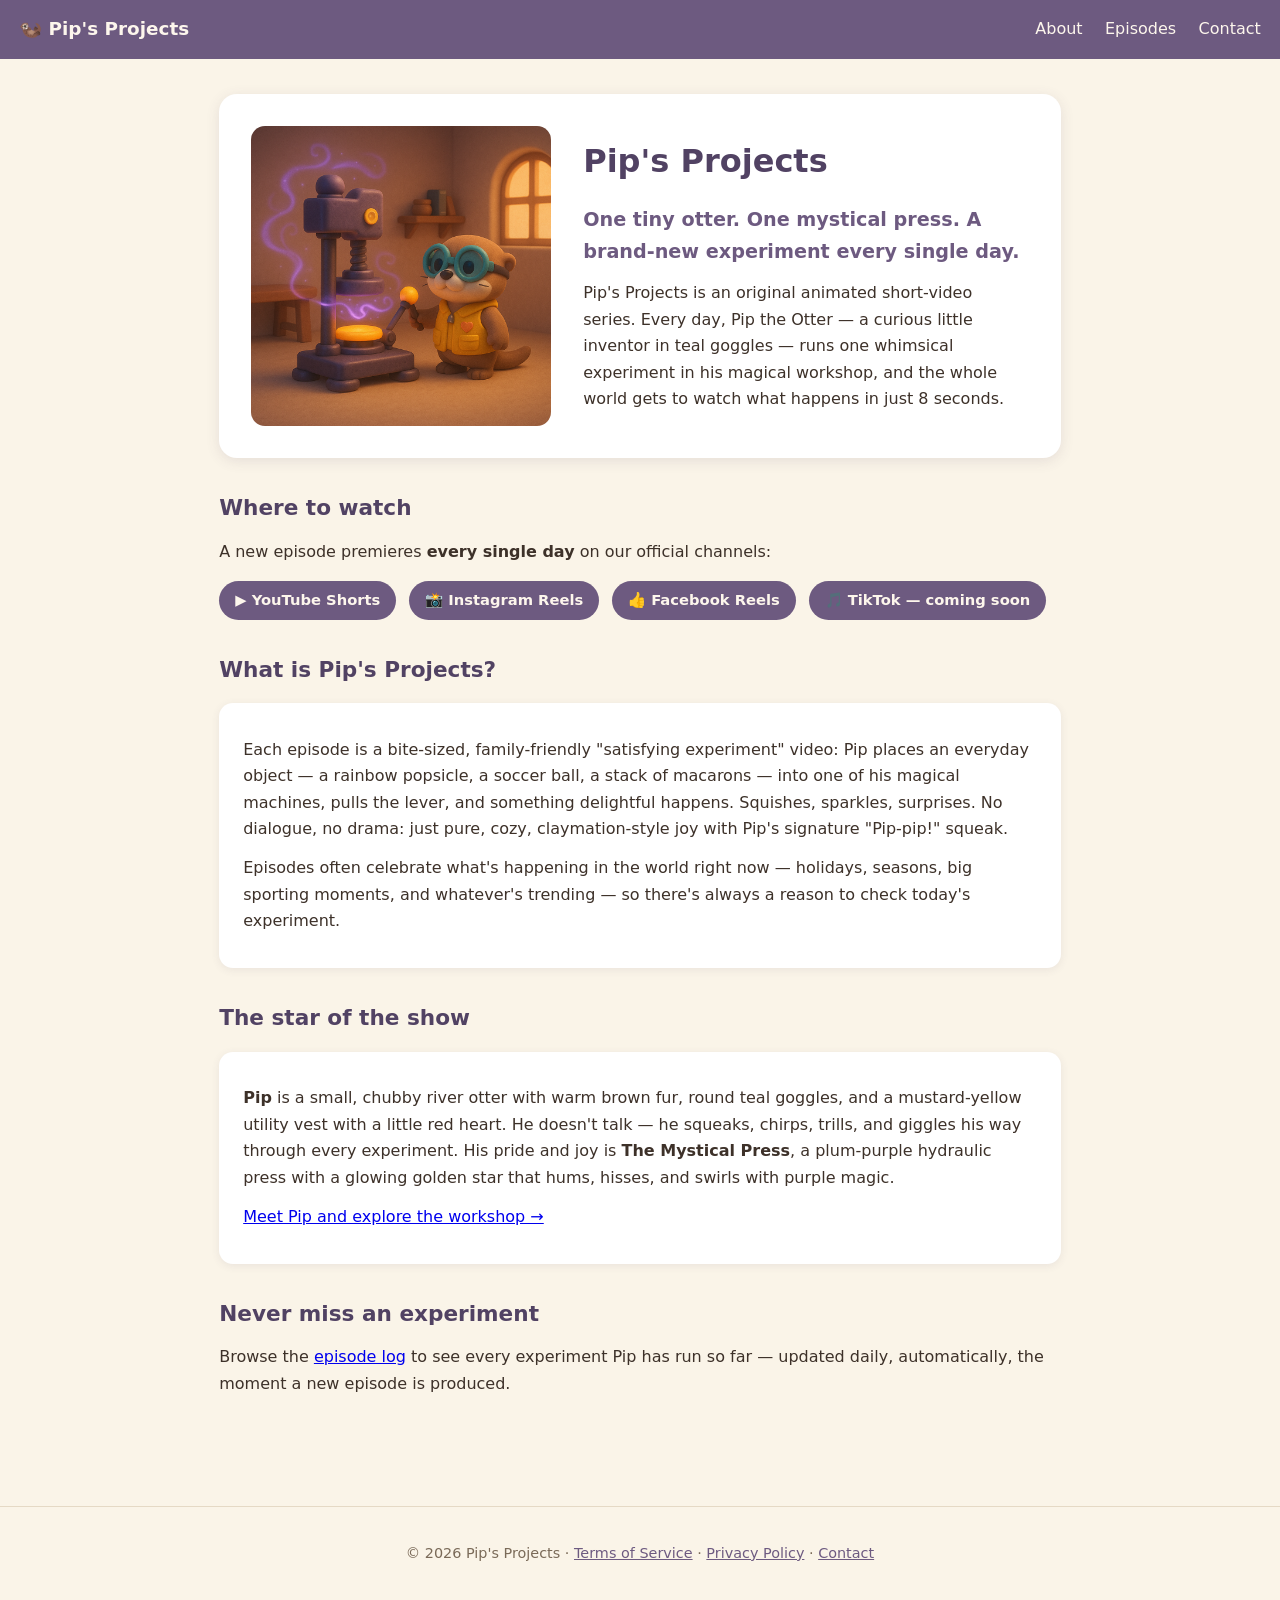
<file: docs/index.html>
<!DOCTYPE html>
<html lang="en">
<head>
  <meta charset="utf-8">
  <title>Pip's Projects — A New Magical Experiment Every Day</title>
  <meta name="viewport" content="width=device-width, initial-scale=1">
  <meta name="description" content="Pip's Projects is a daily animated short-video series starring Pip the Otter, a tiny inventor running whimsical experiments with his Mystical Hydraulic Press.">
  <link rel="stylesheet" href="style.css">
</head>
<body>
  <nav>
    <a class="brand" href="index.html">🦦 Pip's Projects</a>
    <a href="about.html">About</a>
    <a href="episodes.html">Episodes</a>
    <a href="contact.html">Contact</a>
  </nav>
  <main>
    <div class="hero">
      <img src="assets/pip-press.png" alt="Pip the Otter standing beside his glowing Mystical Hydraulic Press in his cozy workshop">
      <div>
        <h1>Pip's Projects</h1>
        <p class="tagline">One tiny otter. One mystical press. A brand-new experiment every single day.</p>
        <p>Pip's Projects is an original animated short-video series. Every day, Pip the Otter — a curious little inventor in teal goggles — runs one whimsical experiment in his magical workshop, and the whole world gets to watch what happens in just 8 seconds.</p>
      </div>
    </div>

    <h2>Where to watch</h2>
    <p>A new episode premieres <strong>every single day</strong> on our official channels:</p>
    <div class="platforms">
      <span>▶ YouTube Shorts</span>
      <span>📸 Instagram Reels</span>
      <span>👍 Facebook Reels</span>
      <span>🎵 TikTok — coming soon</span>
    </div>

    <h2>What is Pip's Projects?</h2>
    <div class="card">
      <p>Each episode is a bite-sized, family-friendly "satisfying experiment" video: Pip places an everyday object — a rainbow popsicle, a soccer ball, a stack of macarons — into one of his magical machines, pulls the lever, and something delightful happens. Squishes, sparkles, surprises. No dialogue, no drama: just pure, cozy, claymation-style joy with Pip's signature "Pip-pip!" squeak.</p>
      <p>Episodes often celebrate what's happening in the world right now — holidays, seasons, big sporting moments, and whatever's trending — so there's always a reason to check today's experiment.</p>
    </div>

    <h2>The star of the show</h2>
    <div class="card">
      <p><strong>Pip</strong> is a small, chubby river otter with warm brown fur, round teal goggles, and a mustard-yellow utility vest with a little red heart. He doesn't talk — he squeaks, chirps, trills, and giggles his way through every experiment. His pride and joy is <strong>The Mystical Press</strong>, a plum-purple hydraulic press with a glowing golden star that hums, hisses, and swirls with purple magic.</p>
      <p><a href="about.html">Meet Pip and explore the workshop →</a></p>
    </div>

    <h2>Never miss an experiment</h2>
    <p>Browse the <a href="episodes.html">episode log</a> to see every experiment Pip has run so far — updated daily, automatically, the moment a new episode is produced.</p>
  </main>
  <footer>
    <p>© 2026 Pip's Projects · <a href="terms.html">Terms of Service</a> · <a href="privacy.html">Privacy Policy</a> · <a href="contact.html">Contact</a></p>
  </footer>
</body>
</html>
</file>
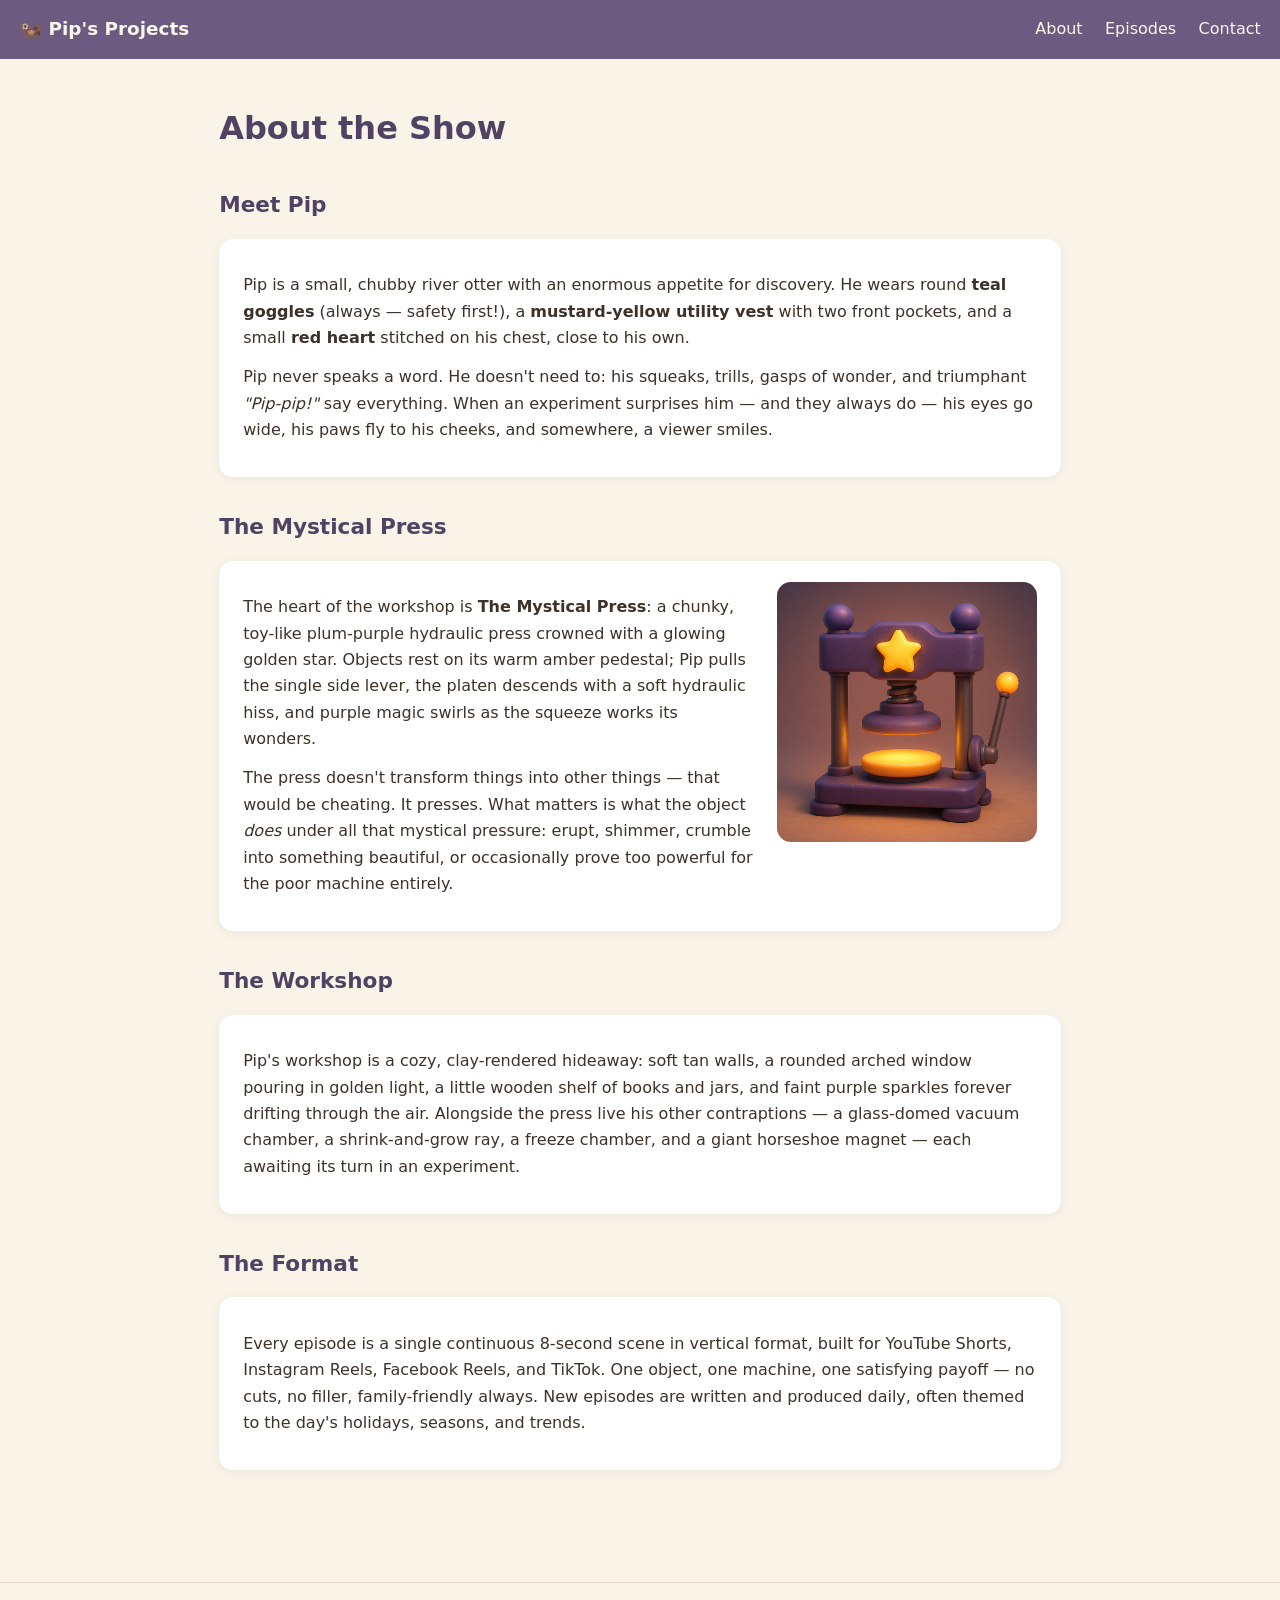
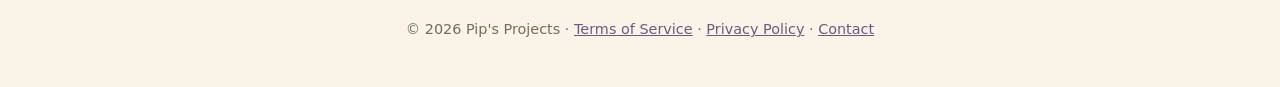
<file: docs/about.html>
<!DOCTYPE html>
<html lang="en">
<head>
  <meta charset="utf-8">
  <title>About — Pip's Projects</title>
  <meta name="viewport" content="width=device-width, initial-scale=1">
  <meta name="description" content="Meet Pip the Otter, his magical workshop, and the Mystical Hydraulic Press behind the daily animated series Pip's Projects.">
  <link rel="stylesheet" href="style.css">
</head>
<body>
  <nav>
    <a class="brand" href="index.html">🦦 Pip's Projects</a>
    <a href="about.html">About</a>
    <a href="episodes.html">Episodes</a>
    <a href="contact.html">Contact</a>
  </nav>
  <main>
    <h1>About the Show</h1>

    <h2>Meet Pip</h2>
    <div class="card">
      <p>Pip is a small, chubby river otter with an enormous appetite for discovery. He wears round <strong>teal goggles</strong> (always — safety first!), a <strong>mustard-yellow utility vest</strong> with two front pockets, and a small <strong>red heart</strong> stitched on his chest, close to his own.</p>
      <p>Pip never speaks a word. He doesn't need to: his squeaks, trills, gasps of wonder, and triumphant <em>"Pip-pip!"</em> say everything. When an experiment surprises him — and they always do — his eyes go wide, his paws fly to his cheeks, and somewhere, a viewer smiles.</p>
    </div>

    <h2>The Mystical Press</h2>
    <div class="card">
      <img class="inline" src="assets/mystical-press.png" alt="The Mystical Press — a plum-purple hydraulic press with a glowing golden star emblem and amber pedestal">
      <p>The heart of the workshop is <strong>The Mystical Press</strong>: a chunky, toy-like plum-purple hydraulic press crowned with a glowing golden star. Objects rest on its warm amber pedestal; Pip pulls the single side lever, the platen descends with a soft hydraulic hiss, and purple magic swirls as the squeeze works its wonders.</p>
      <p>The press doesn't transform things into other things — that would be cheating. It presses. What matters is what the object <em>does</em> under all that mystical pressure: erupt, shimmer, crumble into something beautiful, or occasionally prove too powerful for the poor machine entirely.</p>
    </div>

    <h2>The Workshop</h2>
    <div class="card">
      <p>Pip's workshop is a cozy, clay-rendered hideaway: soft tan walls, a rounded arched window pouring in golden light, a little wooden shelf of books and jars, and faint purple sparkles forever drifting through the air. Alongside the press live his other contraptions — a glass-domed vacuum chamber, a shrink-and-grow ray, a freeze chamber, and a giant horseshoe magnet — each awaiting its turn in an experiment.</p>
    </div>

    <h2>The Format</h2>
    <div class="card">
      <p>Every episode is a single continuous 8-second scene in vertical format, built for YouTube Shorts, Instagram Reels, Facebook Reels, and TikTok. One object, one machine, one satisfying payoff — no cuts, no filler, family-friendly always. New episodes are written and produced daily, often themed to the day's holidays, seasons, and trends.</p>
    </div>
  </main>
  <footer>
    <p>© 2026 Pip's Projects · <a href="terms.html">Terms of Service</a> · <a href="privacy.html">Privacy Policy</a> · <a href="contact.html">Contact</a></p>
  </footer>
</body>
</html>
</file>
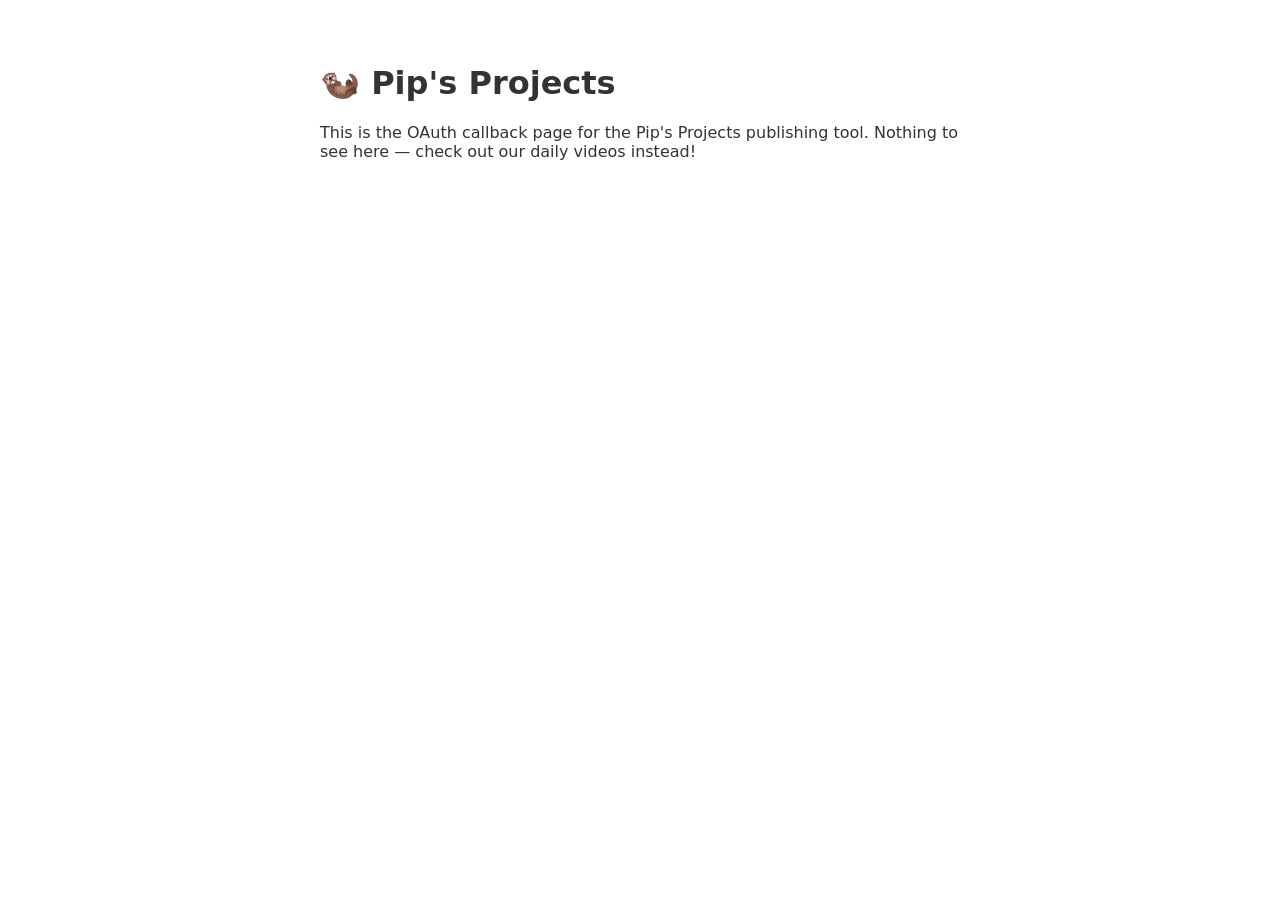
<file: docs/callback.html>
<!DOCTYPE html>
<html lang="en">
<head>
  <meta charset="utf-8">
  <title>Pip's Projects — TikTok Authorization</title>
  <meta name="viewport" content="width=device-width, initial-scale=1">
  <style>
    body { font-family: -apple-system, system-ui, sans-serif; max-width: 640px;
           margin: 4rem auto; padding: 0 1rem; color: #333; }
    code { background: #f4f4f4; padding: 0.5rem 0.75rem; border-radius: 6px;
           display: block; word-break: break-all; margin: 1rem 0; font-size: 1rem; }
    .ok { color: #1a7f37; } .err { color: #b91c1c; }
  </style>
</head>
<body>
  <h1>🦦 Pip's Projects</h1>
  <div id="result"></div>
  <script>
    const params = new URLSearchParams(window.location.search);
    const code = params.get("code");
    const error = params.get("error");
    const el = document.getElementById("result");
    if (code) {
      el.innerHTML = "<p class='ok'><strong>✅ Authorization successful!</strong></p>" +
        "<p>Copy this authorization code (needed to mint the refresh token):</p>" +
        "<code>" + code.replace(/[<>&]/g, "") + "</code>" +
        "<p>Return to the setup process and paste it there.</p>";
    } else if (error) {
      el.innerHTML = "<p class='err'><strong>❌ Authorization failed:</strong> " +
        error.replace(/[<>&]/g, "") + "</p><p>Close this tab and try again.</p>";
    } else {
      el.innerHTML = "<p>This is the OAuth callback page for the Pip's Projects " +
        "publishing tool. Nothing to see here — check out our daily videos instead!</p>";
    }
  </script>
</body>
</html>
</file>
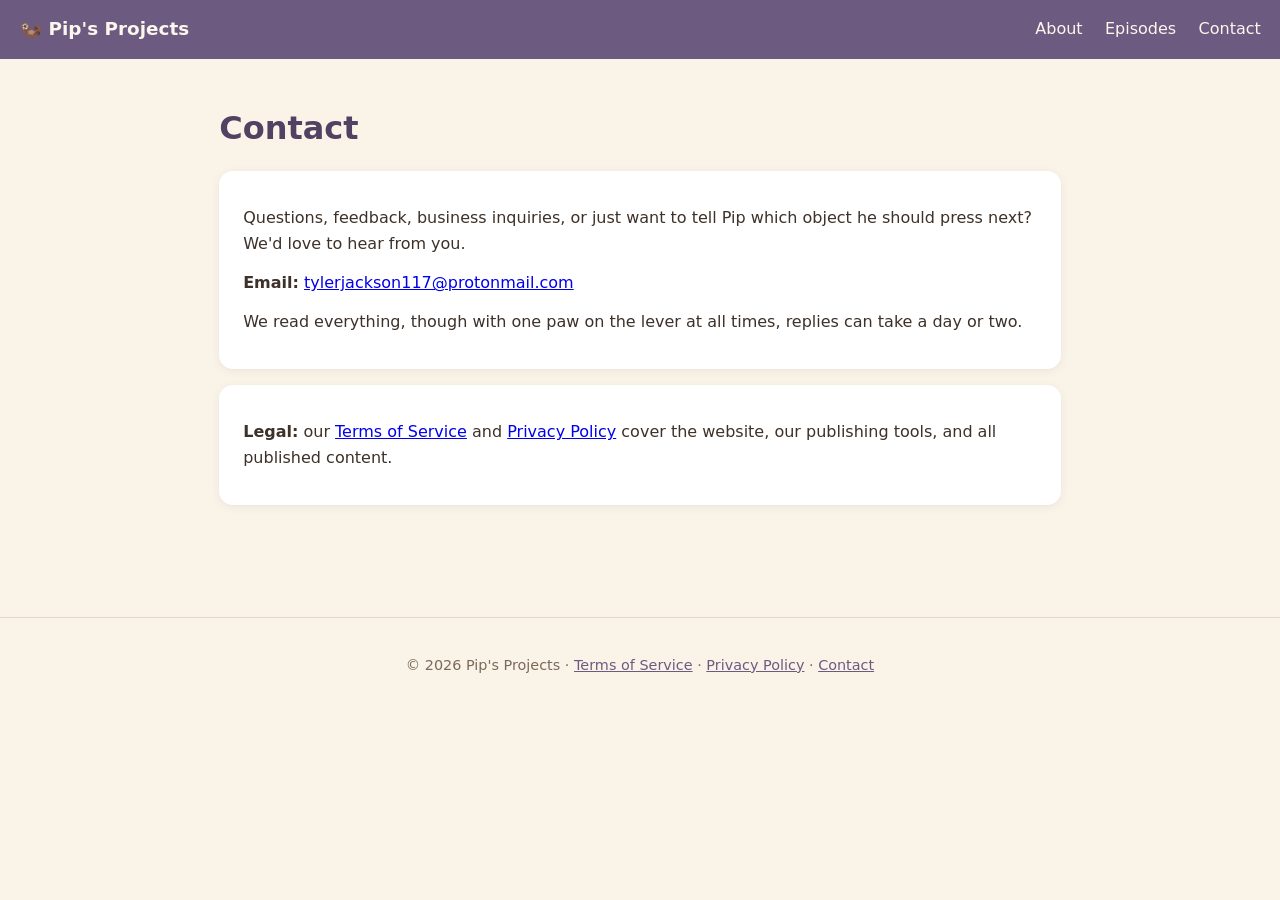
<file: docs/contact.html>
<!DOCTYPE html>
<html lang="en">
<head>
  <meta charset="utf-8">
  <title>Contact — Pip's Projects</title>
  <meta name="viewport" content="width=device-width, initial-scale=1">
  <link rel="stylesheet" href="style.css">
</head>
<body>
  <nav>
    <a class="brand" href="index.html">🦦 Pip's Projects</a>
    <a href="about.html">About</a>
    <a href="episodes.html">Episodes</a>
    <a href="contact.html">Contact</a>
  </nav>
  <main>
    <h1>Contact</h1>
    <div class="card">
      <p>Questions, feedback, business inquiries, or just want to tell Pip which object he should press next? We'd love to hear from you.</p>
      <p><strong>Email:</strong> <a href="mailto:tylerjackson117@protonmail.com">tylerjackson117@protonmail.com</a></p>
      <p>We read everything, though with one paw on the lever at all times, replies can take a day or two.</p>
    </div>
    <div class="card">
      <p><strong>Legal:</strong> our <a href="terms.html">Terms of Service</a> and <a href="privacy.html">Privacy Policy</a> cover the website, our publishing tools, and all published content.</p>
    </div>
  </main>
  <footer>
    <p>© 2026 Pip's Projects · <a href="terms.html">Terms of Service</a> · <a href="privacy.html">Privacy Policy</a> · <a href="contact.html">Contact</a></p>
  </footer>
</body>
</html>
</file>
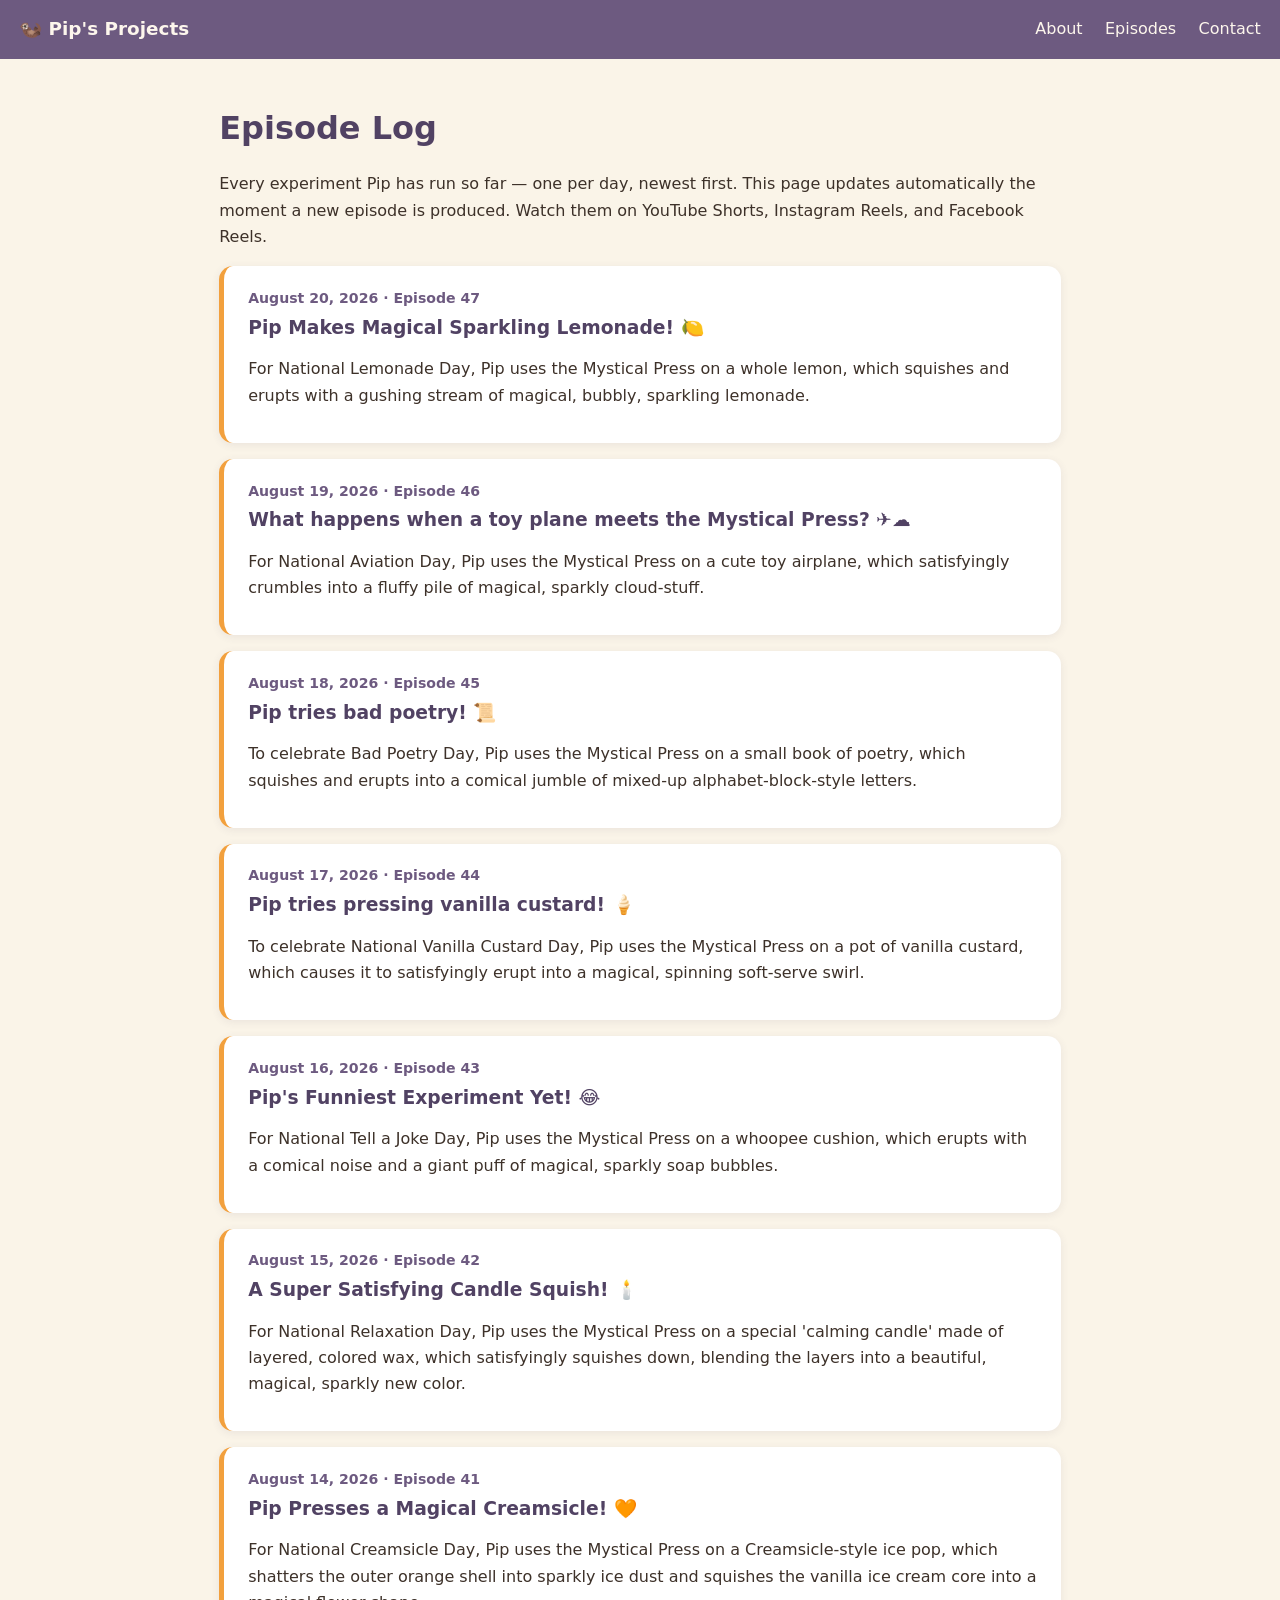
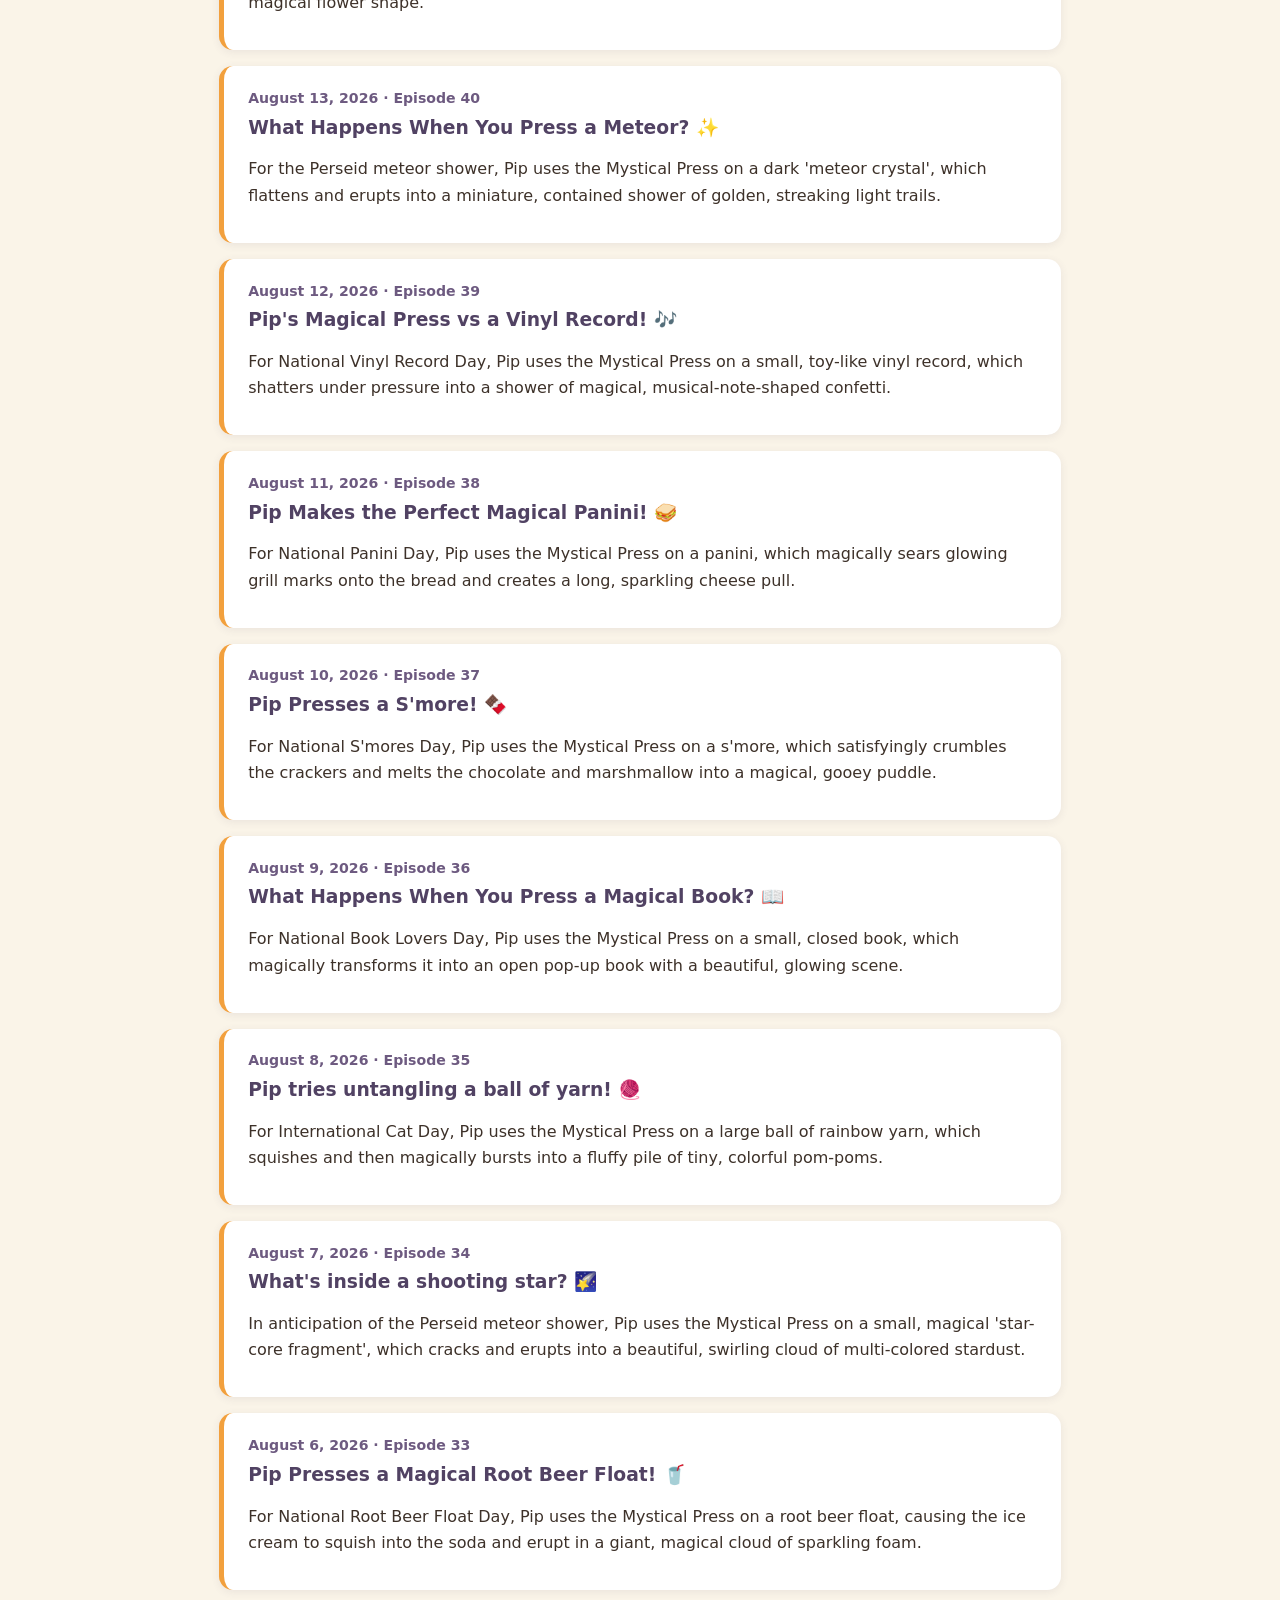
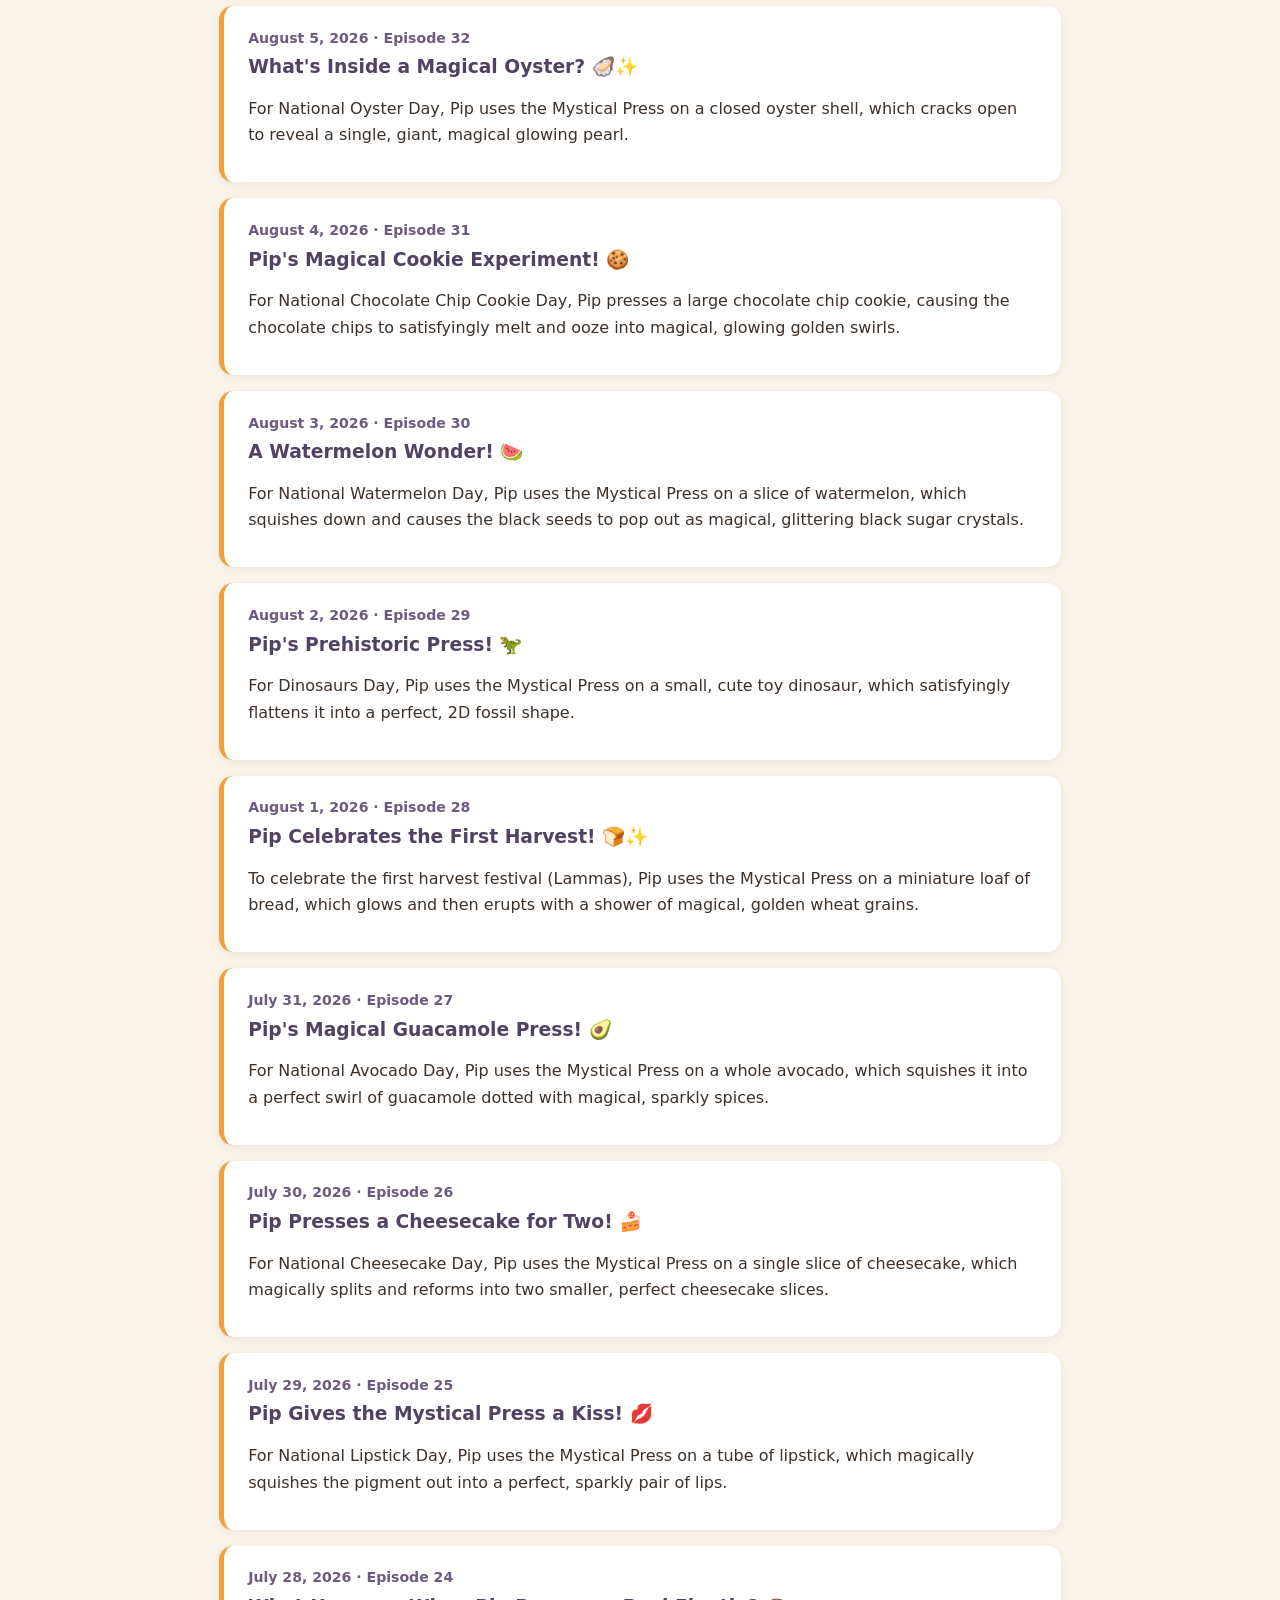
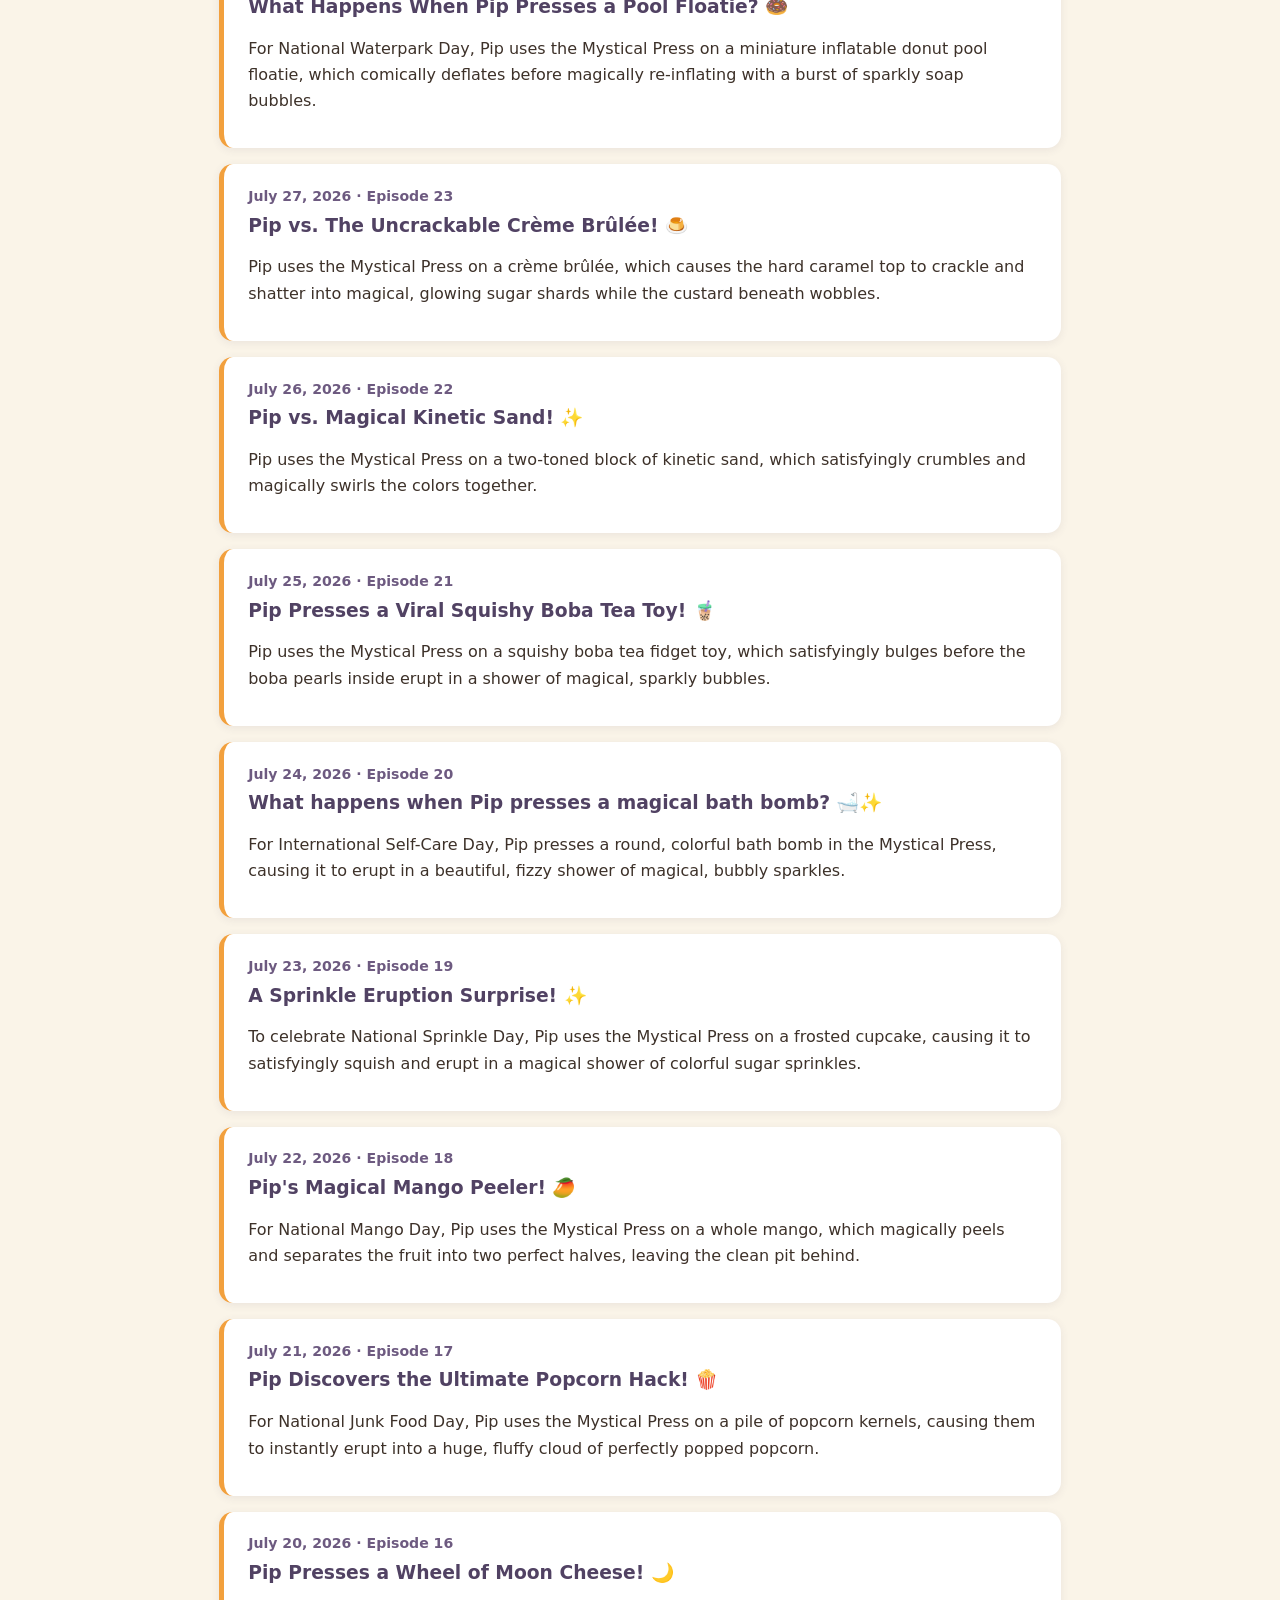
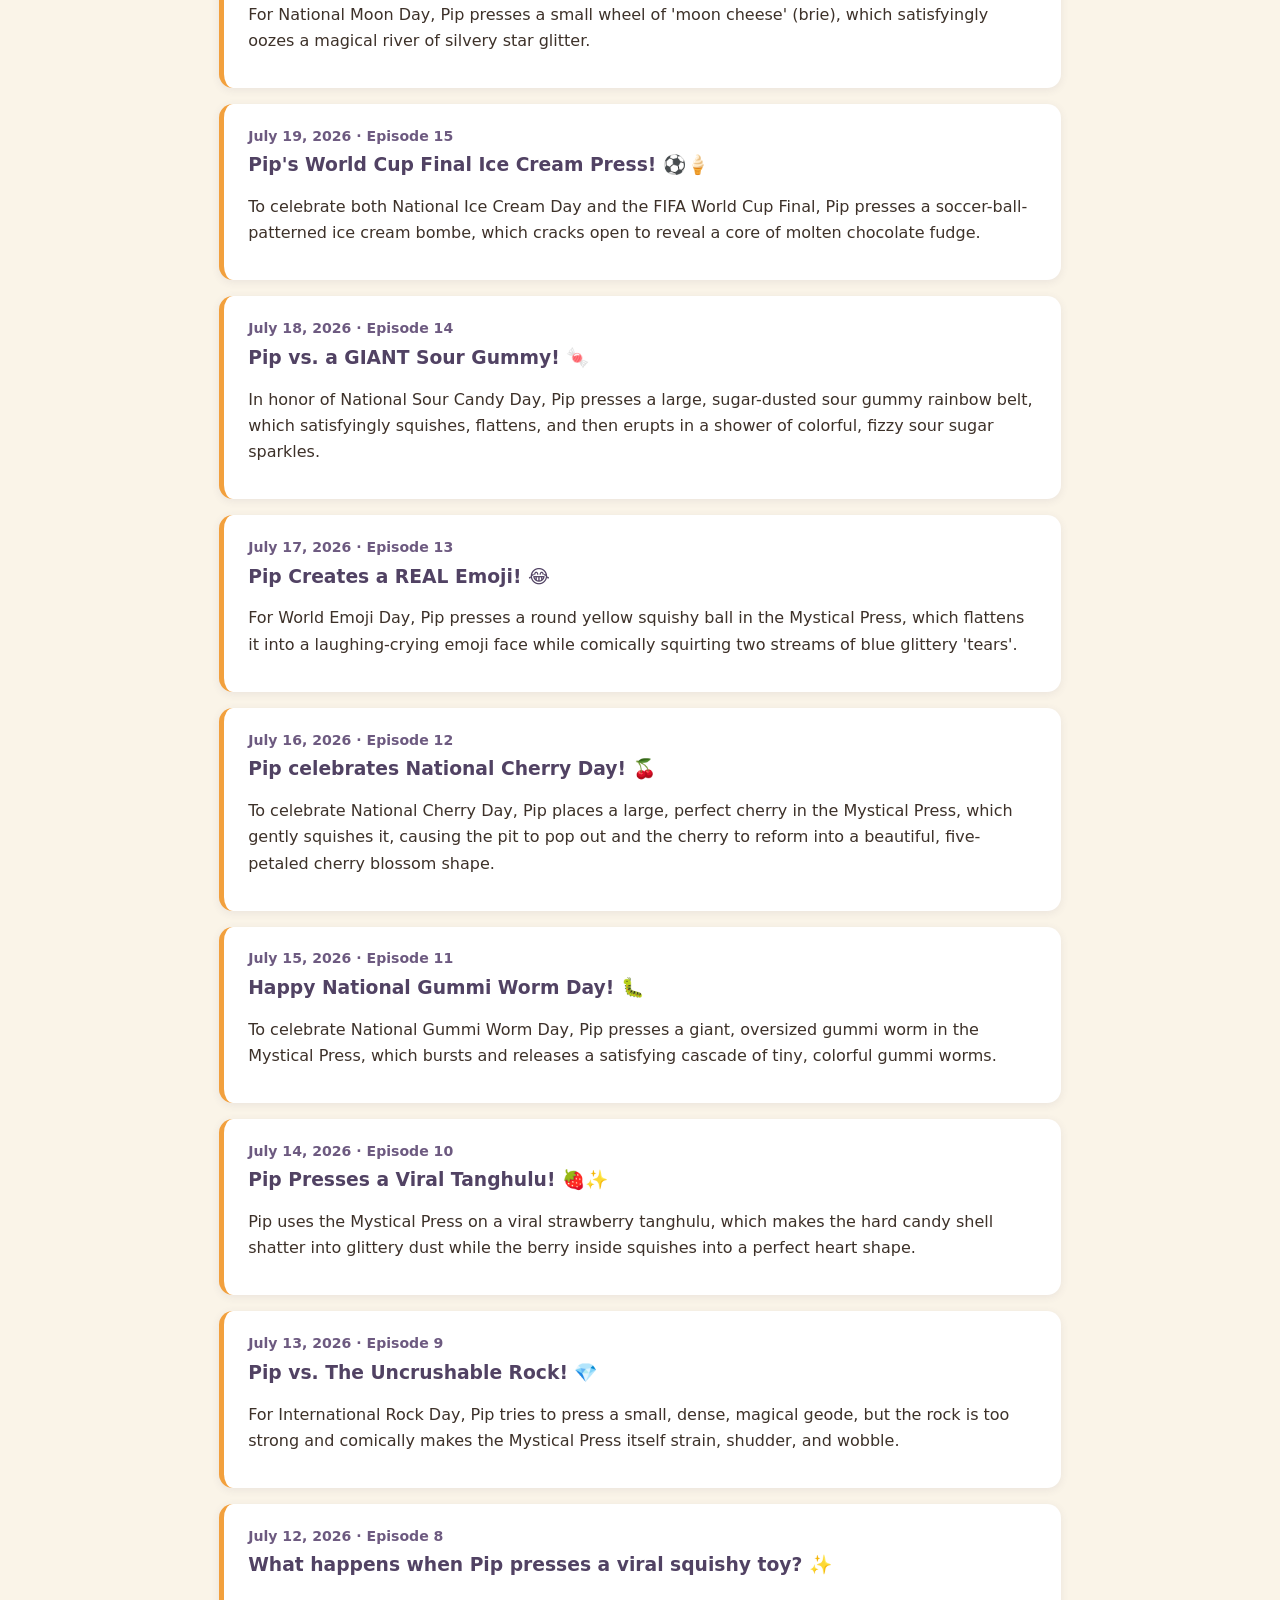
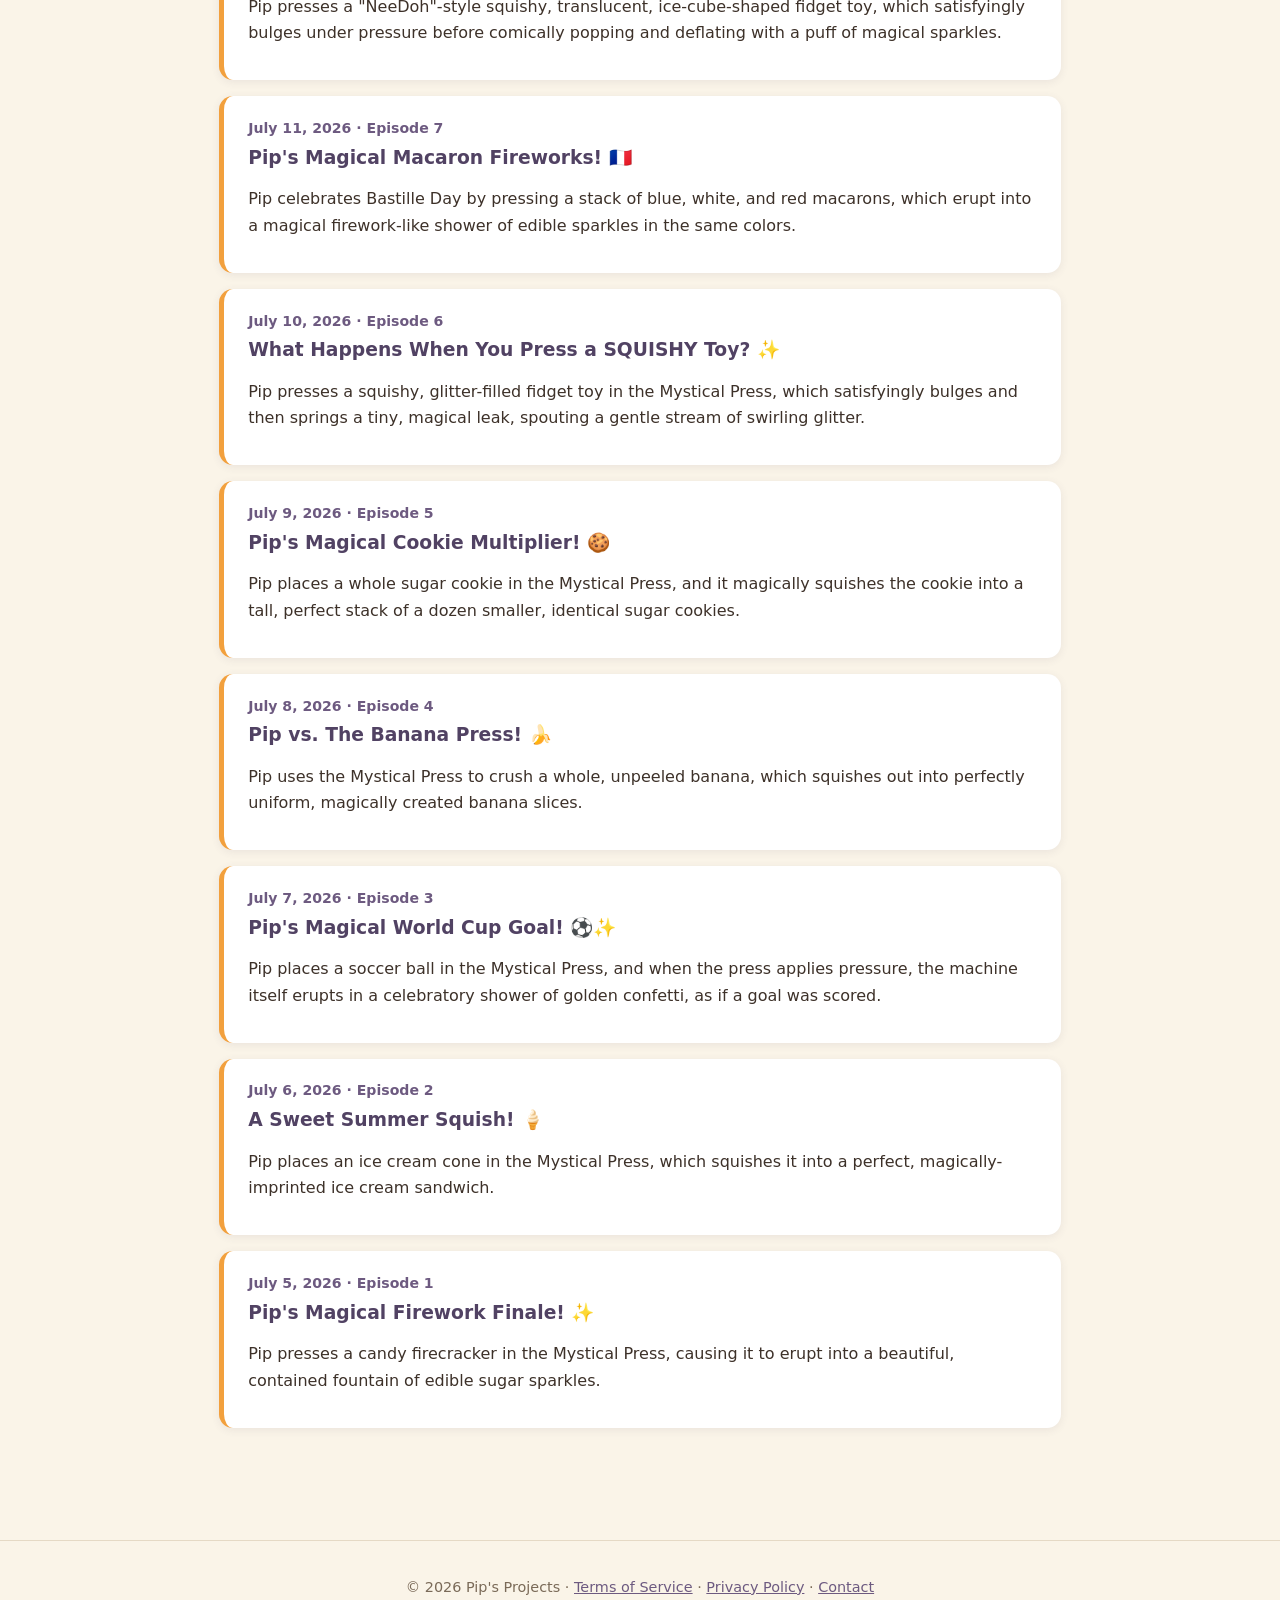
<file: docs/episodes.html>
<!DOCTYPE html>
<html lang="en">
<head>
  <meta charset="utf-8">
  <title>Episodes — Pip's Projects</title>
  <meta name="viewport" content="width=device-width, initial-scale=1">
  <meta name="description" content="The complete episode log of Pip's Projects — every daily experiment Pip has run in his magical workshop.">
  <link rel="stylesheet" href="style.css">
</head>
<body>
  <nav>
    <a class="brand" href="index.html">🦦 Pip's Projects</a>
    <a href="about.html">About</a>
    <a href="episodes.html">Episodes</a>
    <a href="contact.html">Contact</a>
  </nav>
  <main>
    <h1>Episode Log</h1>
    <p>Every experiment Pip has run so far — one per day, newest first. This page updates automatically the moment a new episode is produced. Watch them on YouTube Shorts, Instagram Reels, and Facebook Reels.</p>
    <div class="card episode">
      <div class="date">August 20, 2026 · Episode 47</div>
      <h3>Pip Makes Magical Sparkling Lemonade! 🍋</h3>
      <p>For National Lemonade Day, Pip uses the Mystical Press on a whole lemon, which squishes and erupts with a gushing stream of magical, bubbly, sparkling lemonade.</p>
    </div>
    <div class="card episode">
      <div class="date">August 19, 2026 · Episode 46</div>
      <h3>What happens when a toy plane meets the Mystical Press? ✈️☁️</h3>
      <p>For National Aviation Day, Pip uses the Mystical Press on a cute toy airplane, which satisfyingly crumbles into a fluffy pile of magical, sparkly cloud-stuff.</p>
    </div>
    <div class="card episode">
      <div class="date">August 18, 2026 · Episode 45</div>
      <h3>Pip tries bad poetry! 📜</h3>
      <p>To celebrate Bad Poetry Day, Pip uses the Mystical Press on a small book of poetry, which squishes and erupts into a comical jumble of mixed-up alphabet-block-style letters.</p>
    </div>
    <div class="card episode">
      <div class="date">August 17, 2026 · Episode 44</div>
      <h3>Pip tries pressing vanilla custard! 🍦</h3>
      <p>To celebrate National Vanilla Custard Day, Pip uses the Mystical Press on a pot of vanilla custard, which causes it to satisfyingly erupt into a magical, spinning soft-serve swirl.</p>
    </div>
    <div class="card episode">
      <div class="date">August 16, 2026 · Episode 43</div>
      <h3>Pip&#x27;s Funniest Experiment Yet! 😂</h3>
      <p>For National Tell a Joke Day, Pip uses the Mystical Press on a whoopee cushion, which erupts with a comical noise and a giant puff of magical, sparkly soap bubbles.</p>
    </div>
    <div class="card episode">
      <div class="date">August 15, 2026 · Episode 42</div>
      <h3>A Super Satisfying Candle Squish! 🕯️</h3>
      <p>For National Relaxation Day, Pip uses the Mystical Press on a special &#x27;calming candle&#x27; made of layered, colored wax, which satisfyingly squishes down, blending the layers into a beautiful, magical, sparkly new color.</p>
    </div>
    <div class="card episode">
      <div class="date">August 14, 2026 · Episode 41</div>
      <h3>Pip Presses a Magical Creamsicle! 🧡</h3>
      <p>For National Creamsicle Day, Pip uses the Mystical Press on a Creamsicle-style ice pop, which shatters the outer orange shell into sparkly ice dust and squishes the vanilla ice cream core into a magical flower shape.</p>
    </div>
    <div class="card episode">
      <div class="date">August 13, 2026 · Episode 40</div>
      <h3>What Happens When You Press a Meteor? ✨</h3>
      <p>For the Perseid meteor shower, Pip uses the Mystical Press on a dark &#x27;meteor crystal&#x27;, which flattens and erupts into a miniature, contained shower of golden, streaking light trails.</p>
    </div>
    <div class="card episode">
      <div class="date">August 12, 2026 · Episode 39</div>
      <h3>Pip&#x27;s Magical Press vs a Vinyl Record! 🎶</h3>
      <p>For National Vinyl Record Day, Pip uses the Mystical Press on a small, toy-like vinyl record, which shatters under pressure into a shower of magical, musical-note-shaped confetti.</p>
    </div>
    <div class="card episode">
      <div class="date">August 11, 2026 · Episode 38</div>
      <h3>Pip Makes the Perfect Magical Panini! 🥪</h3>
      <p>For National Panini Day, Pip uses the Mystical Press on a panini, which magically sears glowing grill marks onto the bread and creates a long, sparkling cheese pull.</p>
    </div>
    <div class="card episode">
      <div class="date">August 10, 2026 · Episode 37</div>
      <h3>Pip Presses a S&#x27;more! 🍫</h3>
      <p>For National S&#x27;mores Day, Pip uses the Mystical Press on a s&#x27;more, which satisfyingly crumbles the crackers and melts the chocolate and marshmallow into a magical, gooey puddle.</p>
    </div>
    <div class="card episode">
      <div class="date">August 9, 2026 · Episode 36</div>
      <h3>What Happens When You Press a Magical Book? 📖</h3>
      <p>For National Book Lovers Day, Pip uses the Mystical Press on a small, closed book, which magically transforms it into an open pop-up book with a beautiful, glowing scene.</p>
    </div>
    <div class="card episode">
      <div class="date">August 8, 2026 · Episode 35</div>
      <h3>Pip tries untangling a ball of yarn! 🧶</h3>
      <p>For International Cat Day, Pip uses the Mystical Press on a large ball of rainbow yarn, which squishes and then magically bursts into a fluffy pile of tiny, colorful pom-poms.</p>
    </div>
    <div class="card episode">
      <div class="date">August 7, 2026 · Episode 34</div>
      <h3>What&#x27;s inside a shooting star? 🌠</h3>
      <p>In anticipation of the Perseid meteor shower, Pip uses the Mystical Press on a small, magical &#x27;star-core fragment&#x27;, which cracks and erupts into a beautiful, swirling cloud of multi-colored stardust.</p>
    </div>
    <div class="card episode">
      <div class="date">August 6, 2026 · Episode 33</div>
      <h3>Pip Presses a Magical Root Beer Float! 🥤</h3>
      <p>For National Root Beer Float Day, Pip uses the Mystical Press on a root beer float, causing the ice cream to squish into the soda and erupt in a giant, magical cloud of sparkling foam.</p>
    </div>
    <div class="card episode">
      <div class="date">August 5, 2026 · Episode 32</div>
      <h3>What&#x27;s Inside a Magical Oyster? 🦪✨</h3>
      <p>For National Oyster Day, Pip uses the Mystical Press on a closed oyster shell, which cracks open to reveal a single, giant, magical glowing pearl.</p>
    </div>
    <div class="card episode">
      <div class="date">August 4, 2026 · Episode 31</div>
      <h3>Pip&#x27;s Magical Cookie Experiment! 🍪</h3>
      <p>For National Chocolate Chip Cookie Day, Pip presses a large chocolate chip cookie, causing the chocolate chips to satisfyingly melt and ooze into magical, glowing golden swirls.</p>
    </div>
    <div class="card episode">
      <div class="date">August 3, 2026 · Episode 30</div>
      <h3>A Watermelon Wonder! 🍉</h3>
      <p>For National Watermelon Day, Pip uses the Mystical Press on a slice of watermelon, which squishes down and causes the black seeds to pop out as magical, glittering black sugar crystals.</p>
    </div>
    <div class="card episode">
      <div class="date">August 2, 2026 · Episode 29</div>
      <h3>Pip&#x27;s Prehistoric Press! 🦖</h3>
      <p>For Dinosaurs Day, Pip uses the Mystical Press on a small, cute toy dinosaur, which satisfyingly flattens it into a perfect, 2D fossil shape.</p>
    </div>
    <div class="card episode">
      <div class="date">August 1, 2026 · Episode 28</div>
      <h3>Pip Celebrates the First Harvest! 🍞✨</h3>
      <p>To celebrate the first harvest festival (Lammas), Pip uses the Mystical Press on a miniature loaf of bread, which glows and then erupts with a shower of magical, golden wheat grains.</p>
    </div>
    <div class="card episode">
      <div class="date">July 31, 2026 · Episode 27</div>
      <h3>Pip&#x27;s Magical Guacamole Press! 🥑</h3>
      <p>For National Avocado Day, Pip uses the Mystical Press on a whole avocado, which squishes it into a perfect swirl of guacamole dotted with magical, sparkly spices.</p>
    </div>
    <div class="card episode">
      <div class="date">July 30, 2026 · Episode 26</div>
      <h3>Pip Presses a Cheesecake for Two! 🍰</h3>
      <p>For National Cheesecake Day, Pip uses the Mystical Press on a single slice of cheesecake, which magically splits and reforms into two smaller, perfect cheesecake slices.</p>
    </div>
    <div class="card episode">
      <div class="date">July 29, 2026 · Episode 25</div>
      <h3>Pip Gives the Mystical Press a Kiss! 💋</h3>
      <p>For National Lipstick Day, Pip uses the Mystical Press on a tube of lipstick, which magically squishes the pigment out into a perfect, sparkly pair of lips.</p>
    </div>
    <div class="card episode">
      <div class="date">July 28, 2026 · Episode 24</div>
      <h3>What Happens When Pip Presses a Pool Floatie? 🍩</h3>
      <p>For National Waterpark Day, Pip uses the Mystical Press on a miniature inflatable donut pool floatie, which comically deflates before magically re-inflating with a burst of sparkly soap bubbles.</p>
    </div>
    <div class="card episode">
      <div class="date">July 27, 2026 · Episode 23</div>
      <h3>Pip vs. The Uncrackable Crème Brûlée! 🍮</h3>
      <p>Pip uses the Mystical Press on a crème brûlée, which causes the hard caramel top to crackle and shatter into magical, glowing sugar shards while the custard beneath wobbles.</p>
    </div>
    <div class="card episode">
      <div class="date">July 26, 2026 · Episode 22</div>
      <h3>Pip vs. Magical Kinetic Sand! ✨</h3>
      <p>Pip uses the Mystical Press on a two-toned block of kinetic sand, which satisfyingly crumbles and magically swirls the colors together.</p>
    </div>
    <div class="card episode">
      <div class="date">July 25, 2026 · Episode 21</div>
      <h3>Pip Presses a Viral Squishy Boba Tea Toy! 🧋</h3>
      <p>Pip uses the Mystical Press on a squishy boba tea fidget toy, which satisfyingly bulges before the boba pearls inside erupt in a shower of magical, sparkly bubbles.</p>
    </div>
    <div class="card episode">
      <div class="date">July 24, 2026 · Episode 20</div>
      <h3>What happens when Pip presses a magical bath bomb? 🛁✨</h3>
      <p>For International Self-Care Day, Pip presses a round, colorful bath bomb in the Mystical Press, causing it to erupt in a beautiful, fizzy shower of magical, bubbly sparkles.</p>
    </div>
    <div class="card episode">
      <div class="date">July 23, 2026 · Episode 19</div>
      <h3>A Sprinkle Eruption Surprise! ✨</h3>
      <p>To celebrate National Sprinkle Day, Pip uses the Mystical Press on a frosted cupcake, causing it to satisfyingly squish and erupt in a magical shower of colorful sugar sprinkles.</p>
    </div>
    <div class="card episode">
      <div class="date">July 22, 2026 · Episode 18</div>
      <h3>Pip&#x27;s Magical Mango Peeler! 🥭</h3>
      <p>For National Mango Day, Pip uses the Mystical Press on a whole mango, which magically peels and separates the fruit into two perfect halves, leaving the clean pit behind.</p>
    </div>
    <div class="card episode">
      <div class="date">July 21, 2026 · Episode 17</div>
      <h3>Pip Discovers the Ultimate Popcorn Hack! 🍿</h3>
      <p>For National Junk Food Day, Pip uses the Mystical Press on a pile of popcorn kernels, causing them to instantly erupt into a huge, fluffy cloud of perfectly popped popcorn.</p>
    </div>
    <div class="card episode">
      <div class="date">July 20, 2026 · Episode 16</div>
      <h3>Pip Presses a Wheel of Moon Cheese! 🌙</h3>
      <p>For National Moon Day, Pip presses a small wheel of &#x27;moon cheese&#x27; (brie), which satisfyingly oozes a magical river of silvery star glitter.</p>
    </div>
    <div class="card episode">
      <div class="date">July 19, 2026 · Episode 15</div>
      <h3>Pip&#x27;s World Cup Final Ice Cream Press! ⚽🍦</h3>
      <p>To celebrate both National Ice Cream Day and the FIFA World Cup Final, Pip presses a soccer-ball-patterned ice cream bombe, which cracks open to reveal a core of molten chocolate fudge.</p>
    </div>
    <div class="card episode">
      <div class="date">July 18, 2026 · Episode 14</div>
      <h3>Pip vs. a GIANT Sour Gummy! 🍬</h3>
      <p>In honor of National Sour Candy Day, Pip presses a large, sugar-dusted sour gummy rainbow belt, which satisfyingly squishes, flattens, and then erupts in a shower of colorful, fizzy sour sugar sparkles.</p>
    </div>
    <div class="card episode">
      <div class="date">July 17, 2026 · Episode 13</div>
      <h3>Pip Creates a REAL Emoji! 😂</h3>
      <p>For World Emoji Day, Pip presses a round yellow squishy ball in the Mystical Press, which flattens it into a laughing-crying emoji face while comically squirting two streams of blue glittery &#x27;tears&#x27;.</p>
    </div>
    <div class="card episode">
      <div class="date">July 16, 2026 · Episode 12</div>
      <h3>Pip celebrates National Cherry Day! 🍒</h3>
      <p>To celebrate National Cherry Day, Pip places a large, perfect cherry in the Mystical Press, which gently squishes it, causing the pit to pop out and the cherry to reform into a beautiful, five-petaled cherry blossom shape.</p>
    </div>
    <div class="card episode">
      <div class="date">July 15, 2026 · Episode 11</div>
      <h3>Happy National Gummi Worm Day! 🐛</h3>
      <p>To celebrate National Gummi Worm Day, Pip presses a giant, oversized gummi worm in the Mystical Press, which bursts and releases a satisfying cascade of tiny, colorful gummi worms.</p>
    </div>
    <div class="card episode">
      <div class="date">July 14, 2026 · Episode 10</div>
      <h3>Pip Presses a Viral Tanghulu! 🍓✨</h3>
      <p>Pip uses the Mystical Press on a viral strawberry tanghulu, which makes the hard candy shell shatter into glittery dust while the berry inside squishes into a perfect heart shape.</p>
    </div>
    <div class="card episode">
      <div class="date">July 13, 2026 · Episode 9</div>
      <h3>Pip vs. The Uncrushable Rock! 💎</h3>
      <p>For International Rock Day, Pip tries to press a small, dense, magical geode, but the rock is too strong and comically makes the Mystical Press itself strain, shudder, and wobble.</p>
    </div>
    <div class="card episode">
      <div class="date">July 12, 2026 · Episode 8</div>
      <h3>What happens when Pip presses a viral squishy toy? ✨</h3>
      <p>Pip presses a &quot;NeeDoh&quot;-style squishy, translucent, ice-cube-shaped fidget toy, which satisfyingly bulges under pressure before comically popping and deflating with a puff of magical sparkles.</p>
    </div>
    <div class="card episode">
      <div class="date">July 11, 2026 · Episode 7</div>
      <h3>Pip&#x27;s Magical Macaron Fireworks! 🇫🇷</h3>
      <p>Pip celebrates Bastille Day by pressing a stack of blue, white, and red macarons, which erupt into a magical firework-like shower of edible sparkles in the same colors.</p>
    </div>
    <div class="card episode">
      <div class="date">July 10, 2026 · Episode 6</div>
      <h3>What Happens When You Press a SQUISHY Toy? ✨</h3>
      <p>Pip presses a squishy, glitter-filled fidget toy in the Mystical Press, which satisfyingly bulges and then springs a tiny, magical leak, spouting a gentle stream of swirling glitter.</p>
    </div>
    <div class="card episode">
      <div class="date">July 9, 2026 · Episode 5</div>
      <h3>Pip&#x27;s Magical Cookie Multiplier! 🍪</h3>
      <p>Pip places a whole sugar cookie in the Mystical Press, and it magically squishes the cookie into a tall, perfect stack of a dozen smaller, identical sugar cookies.</p>
    </div>
    <div class="card episode">
      <div class="date">July 8, 2026 · Episode 4</div>
      <h3>Pip vs. The Banana Press! 🍌</h3>
      <p>Pip uses the Mystical Press to crush a whole, unpeeled banana, which squishes out into perfectly uniform, magically created banana slices.</p>
    </div>
    <div class="card episode">
      <div class="date">July 7, 2026 · Episode 3</div>
      <h3>Pip&#x27;s Magical World Cup Goal! ⚽️✨</h3>
      <p>Pip places a soccer ball in the Mystical Press, and when the press applies pressure, the machine itself erupts in a celebratory shower of golden confetti, as if a goal was scored.</p>
    </div>
    <div class="card episode">
      <div class="date">July 6, 2026 · Episode 2</div>
      <h3>A Sweet Summer Squish! 🍦</h3>
      <p>Pip places an ice cream cone in the Mystical Press, which squishes it into a perfect, magically-imprinted ice cream sandwich.</p>
    </div>
    <div class="card episode">
      <div class="date">July 5, 2026 · Episode 1</div>
      <h3>Pip&#x27;s Magical Firework Finale! ✨</h3>
      <p>Pip presses a candy firecracker in the Mystical Press, causing it to erupt into a beautiful, contained fountain of edible sugar sparkles.</p>
    </div>
  </main>
  <footer>
    <p>© 2026 Pip's Projects · <a href="terms.html">Terms of Service</a> · <a href="privacy.html">Privacy Policy</a> · <a href="contact.html">Contact</a></p>
  </footer>
</body>
</html>
</file>
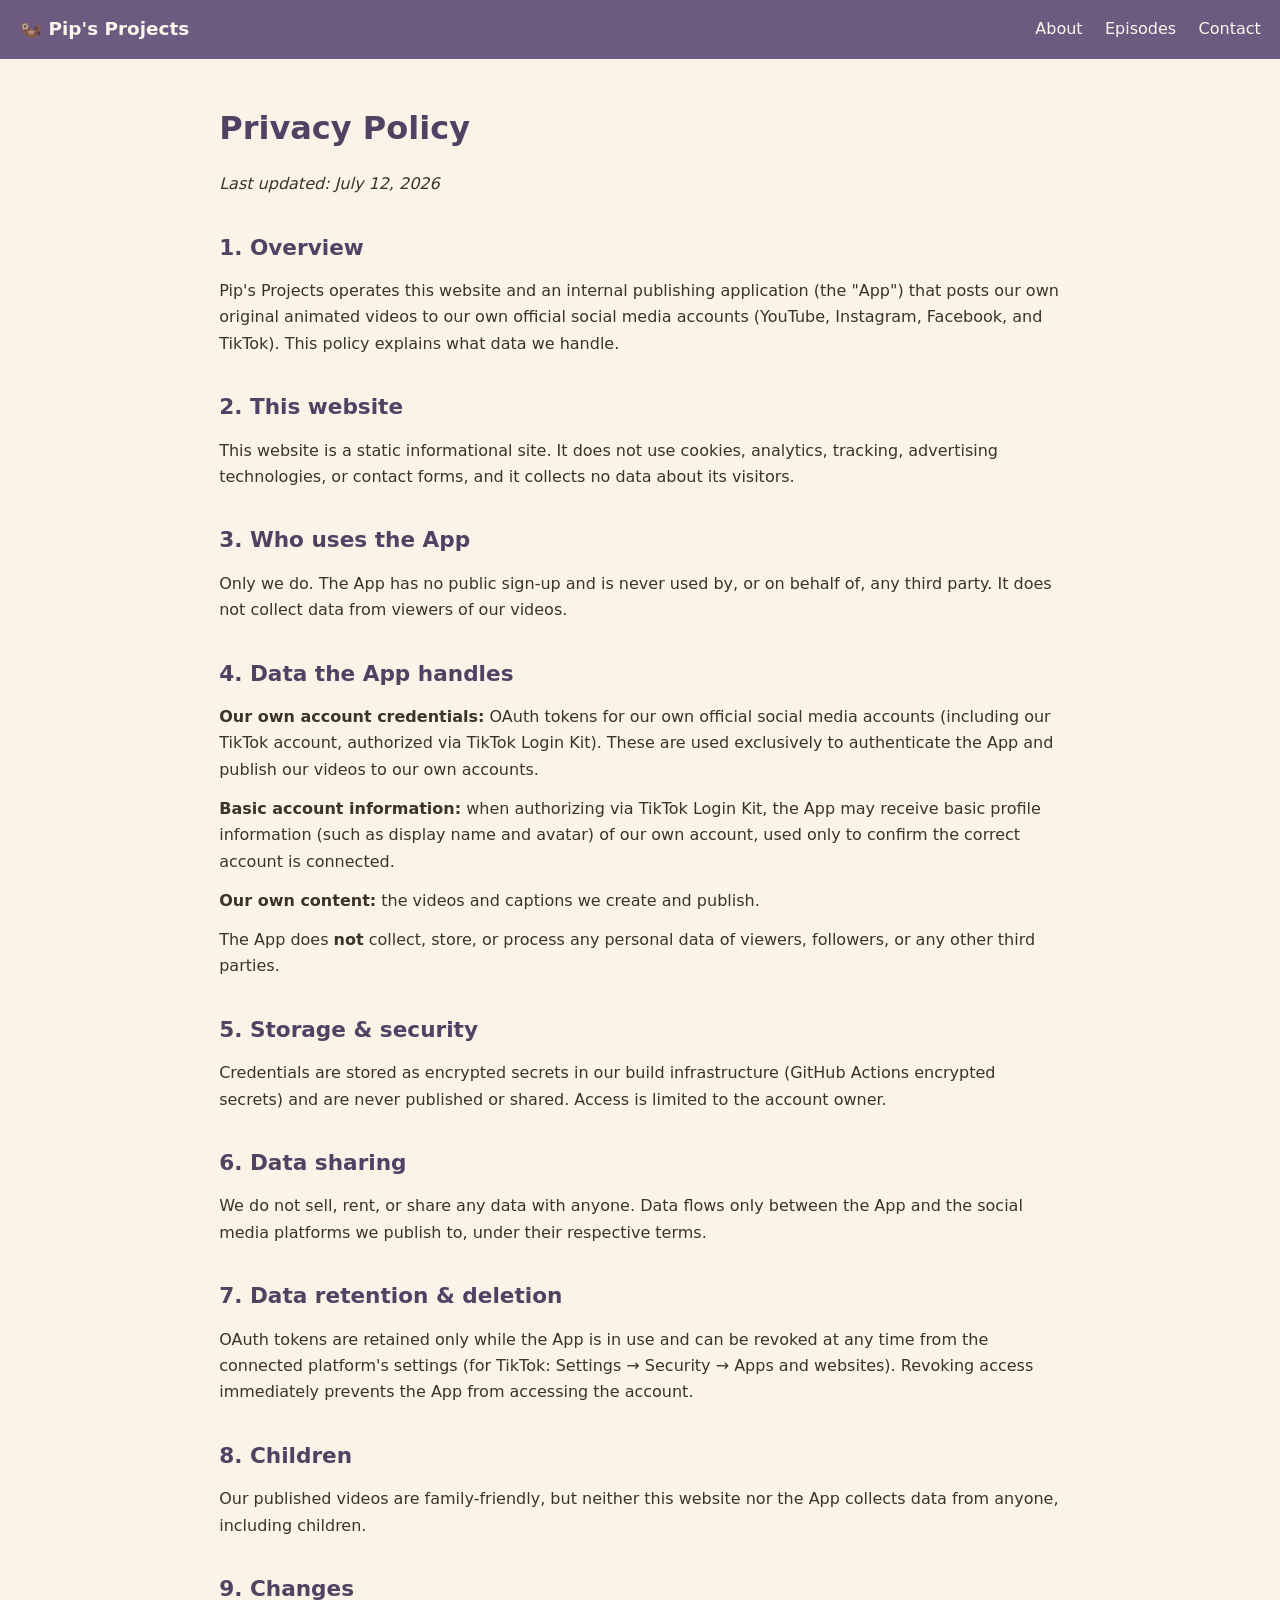
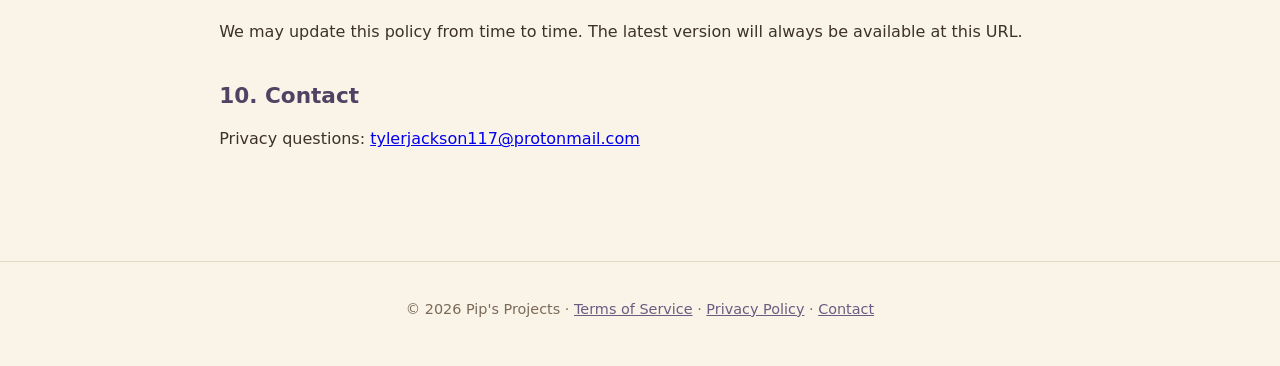
<file: docs/privacy.html>
<!DOCTYPE html>
<html lang="en">
<head>
  <meta charset="utf-8">
  <title>Privacy Policy — Pip's Projects</title>
  <meta name="viewport" content="width=device-width, initial-scale=1">
  <link rel="stylesheet" href="style.css">
</head>
<body>
  <nav>
    <a class="brand" href="index.html">🦦 Pip's Projects</a>
    <a href="about.html">About</a>
    <a href="episodes.html">Episodes</a>
    <a href="contact.html">Contact</a>
  </nav>
  <main>
    <h1>Privacy Policy</h1>
    <p><em>Last updated: July 12, 2026</em></p>

    <h2>1. Overview</h2>
    <p>Pip's Projects operates this website and an internal publishing application (the "App") that posts our own original animated videos to our own official social media accounts (YouTube, Instagram, Facebook, and TikTok). This policy explains what data we handle.</p>

    <h2>2. This website</h2>
    <p>This website is a static informational site. It does not use cookies, analytics, tracking, advertising technologies, or contact forms, and it collects no data about its visitors.</p>

    <h2>3. Who uses the App</h2>
    <p>Only we do. The App has no public sign-up and is never used by, or on behalf of, any third party. It does not collect data from viewers of our videos.</p>

    <h2>4. Data the App handles</h2>
    <p><strong>Our own account credentials:</strong> OAuth tokens for our own official social media accounts (including our TikTok account, authorized via TikTok Login Kit). These are used exclusively to authenticate the App and publish our videos to our own accounts.</p>
    <p><strong>Basic account information:</strong> when authorizing via TikTok Login Kit, the App may receive basic profile information (such as display name and avatar) of our own account, used only to confirm the correct account is connected.</p>
    <p><strong>Our own content:</strong> the videos and captions we create and publish.</p>
    <p>The App does <strong>not</strong> collect, store, or process any personal data of viewers, followers, or any other third parties.</p>

    <h2>5. Storage &amp; security</h2>
    <p>Credentials are stored as encrypted secrets in our build infrastructure (GitHub Actions encrypted secrets) and are never published or shared. Access is limited to the account owner.</p>

    <h2>6. Data sharing</h2>
    <p>We do not sell, rent, or share any data with anyone. Data flows only between the App and the social media platforms we publish to, under their respective terms.</p>

    <h2>7. Data retention &amp; deletion</h2>
    <p>OAuth tokens are retained only while the App is in use and can be revoked at any time from the connected platform's settings (for TikTok: Settings → Security → Apps and websites). Revoking access immediately prevents the App from accessing the account.</p>

    <h2>8. Children</h2>
    <p>Our published videos are family-friendly, but neither this website nor the App collects data from anyone, including children.</p>

    <h2>9. Changes</h2>
    <p>We may update this policy from time to time. The latest version will always be available at this URL.</p>

    <h2>10. Contact</h2>
    <p>Privacy questions: <a href="mailto:tylerjackson117@protonmail.com">tylerjackson117@protonmail.com</a></p>
  </main>
  <footer>
    <p>© 2026 Pip's Projects · <a href="terms.html">Terms of Service</a> · <a href="privacy.html">Privacy Policy</a> · <a href="contact.html">Contact</a></p>
  </footer>
</body>
</html>
</file>
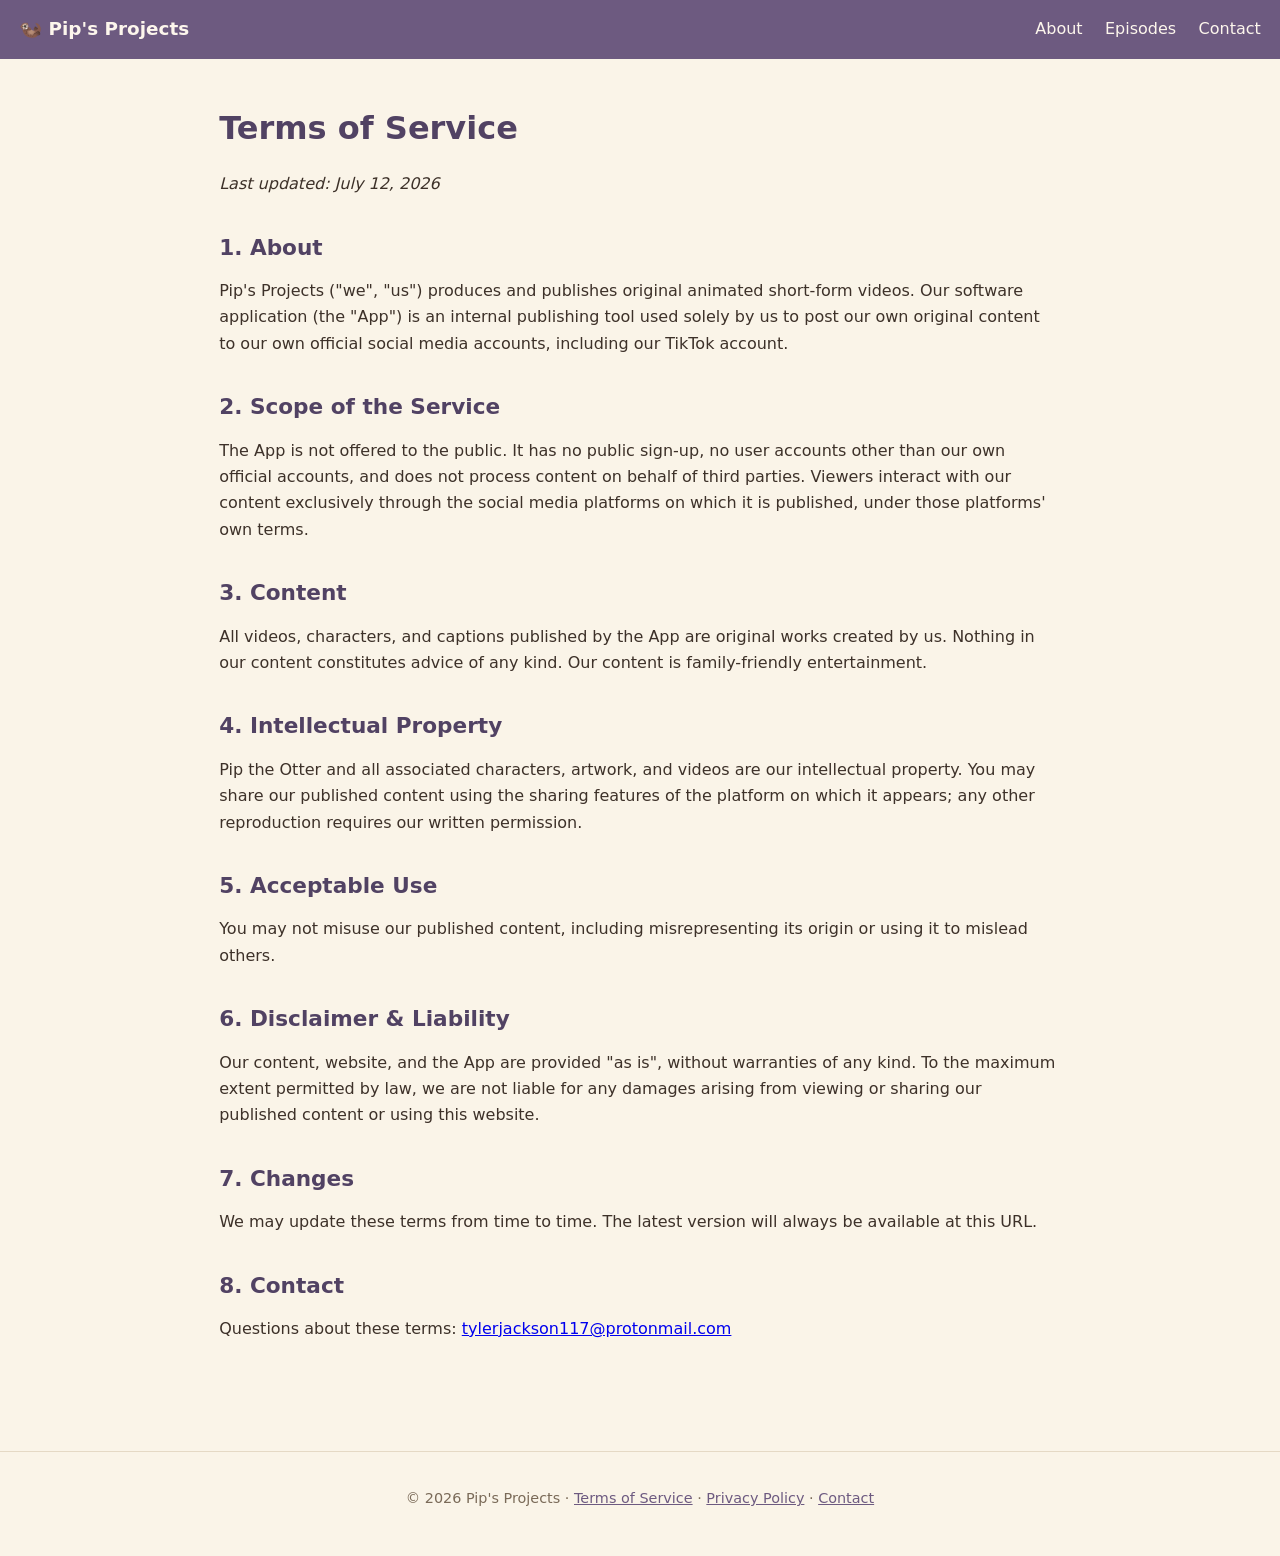
<file: docs/terms.html>
<!DOCTYPE html>
<html lang="en">
<head>
  <meta charset="utf-8">
  <title>Terms of Service — Pip's Projects</title>
  <meta name="viewport" content="width=device-width, initial-scale=1">
  <link rel="stylesheet" href="style.css">
</head>
<body>
  <nav>
    <a class="brand" href="index.html">🦦 Pip's Projects</a>
    <a href="about.html">About</a>
    <a href="episodes.html">Episodes</a>
    <a href="contact.html">Contact</a>
  </nav>
  <main>
    <h1>Terms of Service</h1>
    <p><em>Last updated: July 12, 2026</em></p>

    <h2>1. About</h2>
    <p>Pip's Projects ("we", "us") produces and publishes original animated short-form videos. Our software application (the "App") is an internal publishing tool used solely by us to post our own original content to our own official social media accounts, including our TikTok account.</p>

    <h2>2. Scope of the Service</h2>
    <p>The App is not offered to the public. It has no public sign-up, no user accounts other than our own official accounts, and does not process content on behalf of third parties. Viewers interact with our content exclusively through the social media platforms on which it is published, under those platforms' own terms.</p>

    <h2>3. Content</h2>
    <p>All videos, characters, and captions published by the App are original works created by us. Nothing in our content constitutes advice of any kind. Our content is family-friendly entertainment.</p>

    <h2>4. Intellectual Property</h2>
    <p>Pip the Otter and all associated characters, artwork, and videos are our intellectual property. You may share our published content using the sharing features of the platform on which it appears; any other reproduction requires our written permission.</p>

    <h2>5. Acceptable Use</h2>
    <p>You may not misuse our published content, including misrepresenting its origin or using it to mislead others.</p>

    <h2>6. Disclaimer &amp; Liability</h2>
    <p>Our content, website, and the App are provided "as is", without warranties of any kind. To the maximum extent permitted by law, we are not liable for any damages arising from viewing or sharing our published content or using this website.</p>

    <h2>7. Changes</h2>
    <p>We may update these terms from time to time. The latest version will always be available at this URL.</p>

    <h2>8. Contact</h2>
    <p>Questions about these terms: <a href="mailto:tylerjackson117@protonmail.com">tylerjackson117@protonmail.com</a></p>
  </main>
  <footer>
    <p>© 2026 Pip's Projects · <a href="terms.html">Terms of Service</a> · <a href="privacy.html">Privacy Policy</a> · <a href="contact.html">Contact</a></p>
  </footer>
</body>
</html>
</file>
<file: docs/style.css>
:root {
  --cream: #faf4e8;
  --plum: #6d5a80;
  --plum-dark: #514263;
  --amber: #f2a03d;
  --ink: #3d3129;
  --card: #ffffff;
}
* { margin: 0; padding: 0; box-sizing: border-box; }
body {
  font-family: -apple-system, "Segoe UI", system-ui, sans-serif;
  background: var(--cream);
  color: var(--ink);
  line-height: 1.65;
}
nav {
  background: var(--plum);
  padding: 0.9rem 1.2rem;
  display: flex;
  align-items: center;
  gap: 1.4rem;
  flex-wrap: wrap;
}
nav a { color: #fdf6ec; text-decoration: none; font-weight: 500; }
nav a:hover { color: var(--amber); }
nav .brand { font-weight: 700; font-size: 1.15rem; margin-right: auto; }
main { max-width: 880px; margin: 0 auto; padding: 2.2rem 1.2rem 3rem; }
h1 { font-size: 2rem; margin: 0.5rem 0 1rem; color: var(--plum-dark); }
h2 { font-size: 1.35rem; margin: 2rem 0 0.7rem; color: var(--plum-dark); }
p { margin: 0.8rem 0; }
.hero {
  display: flex; gap: 2rem; align-items: center; flex-wrap: wrap;
  background: var(--card); border-radius: 18px; padding: 2rem;
  box-shadow: 0 3px 14px rgba(81, 66, 99, 0.12); margin-bottom: 2rem;
}
.hero img { width: 300px; max-width: 100%; border-radius: 14px; }
.hero div { flex: 1; min-width: 240px; }
.tagline { font-size: 1.2rem; color: var(--plum); font-weight: 600; }
.card {
  background: var(--card); border-radius: 14px; padding: 1.3rem 1.5rem;
  box-shadow: 0 2px 8px rgba(81, 66, 99, 0.09); margin: 1rem 0;
}
.episode { border-left: 5px solid var(--amber); }
.episode .date { color: var(--plum); font-size: 0.88rem; font-weight: 600; }
.episode h3 { margin: 0.15rem 0 0.3rem; color: var(--plum-dark); }
.platforms { display: flex; gap: 0.8rem; flex-wrap: wrap; margin: 1rem 0; }
.platforms span {
  background: var(--plum); color: #fdf6ec; padding: 0.45rem 1rem;
  border-radius: 999px; font-size: 0.92rem; font-weight: 600;
}
img.inline { width: 260px; max-width: 100%; border-radius: 14px; float: right; margin: 0 0 1rem 1.5rem; }
footer {
  border-top: 1px solid #e5d9c5; margin-top: 3rem; padding: 1.4rem 1.2rem 2rem;
  text-align: center; font-size: 0.9rem; color: #7a6a58;
}
footer a { color: var(--plum); }
@media (max-width: 620px) { img.inline { float: none; margin: 1rem 0; } }
</file>
